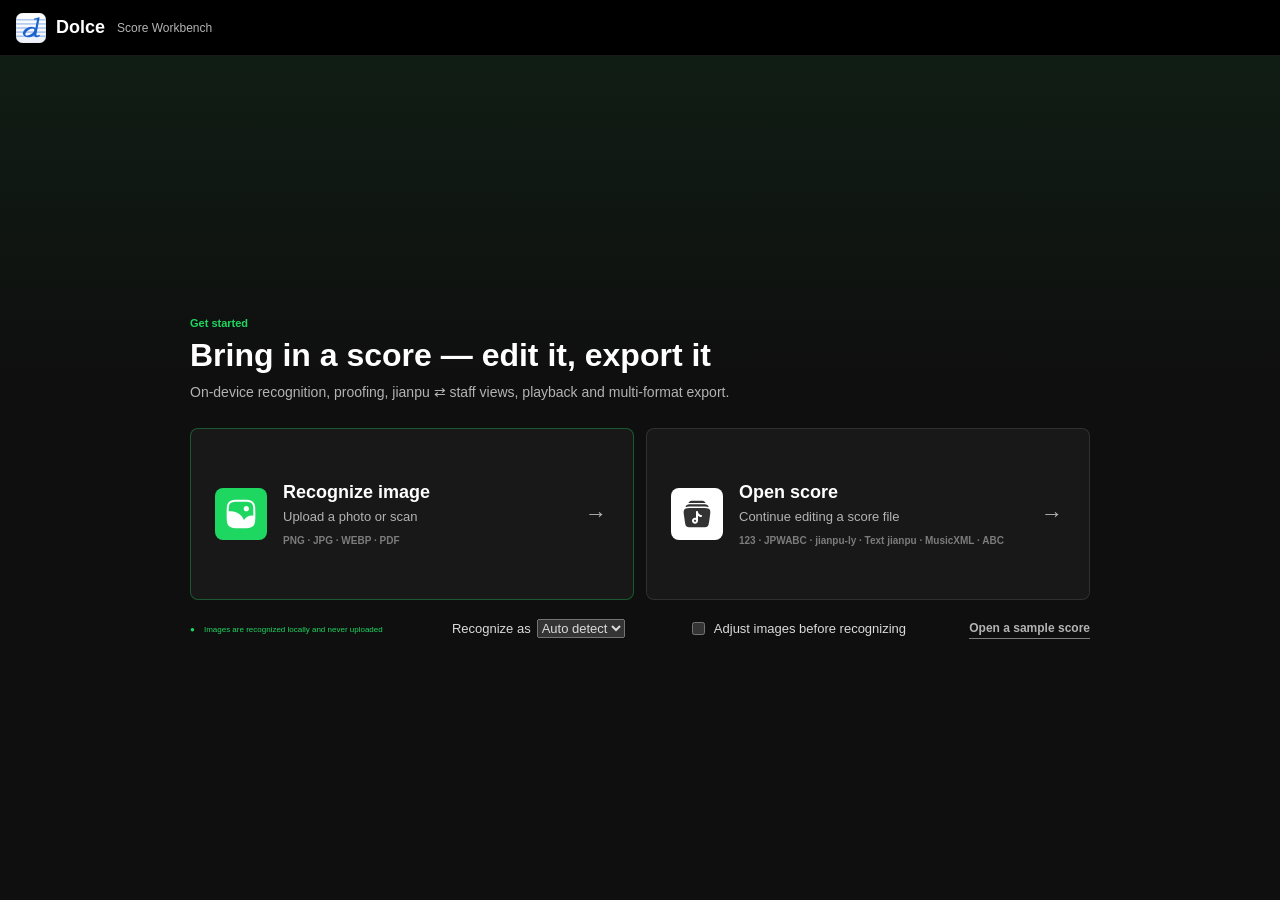
<file: index.html>
<!doctype html>
<html lang="zh-CN">
  <head>
    <meta charset="UTF-8" />
    <meta name="viewport" content="width=device-width, initial-scale=1.0" />

    <!-- 跨源隔离垫片：GitHub Pages 无法设响应头，用 SW 客户端补 COOP/COEP 以启用 SharedArrayBuffer
         （网页版识别的取消标志）。按 BASE_URL 取绝对路径（子路径部署与 /en/ 页共用一份，SW 作用域覆盖整站）；Tauri/dev 已原生发头
         → 页面已隔离 → 脚本自动跳过。首次访问会自动多刷新一次。 -->
    <script src="/coi-serviceworker.js"></script>

    <link rel="icon" type="image/svg+xml" href="/favicon.svg" />
    <link rel="manifest" href="/manifest.webmanifest" />

    <!-- seo:start —— 搜索/AI 引擎元数据（中文页）。英文页 /en/ 由 vite.config.ts 的 emitEnPage 换成 seo/head.en.html，
         改这里请同步改英文版。 -->
    <title>悦谱 Dolce — 123 简谱 / .jpwabc / 文本谱在线编辑排版 · 谱面可视化编辑 · 简谱与五线谱识别(OMR) · ABC · 简谱五线谱混排 | Dolce</title>
    <meta
      name="description"
      content="悦谱 Dolce：开源的简谱与五线谱编辑、识谱与排版工具。左侧源码、右侧实时简谱，也能直接在谱面上改音符、录歌词与和弦、移调、按小节增删，合唱谱有声部面板；支持 123 简谱格式（简谱的 ABC 方言）、JP-Word .jpwabc、文本谱（番茄简谱 / 诗歌本「动态谱」）、ABC、jianpu-ly 文本谱与 MusicXML。本地离线识别简谱照片与 PDF（含四声部）及五线谱（PDF、扫描或拍照），原图对照 / 并排原图逐音校对、可疑处标黄，识别项目连原图一起存，投影 / 简谱 / 五线谱 / 混排四档排版，按乐句重排，在线试听（循环、节拍器、静音独奏声部），自动保存草稿，另存为互转，导出 PPTX / MIDI / MusicXML / PDF / PNG。浏览器即开即用，亦有 Windows/macOS 桌面版。An open-source jianpu (numbered musical notation) editor with visual editing, the 123 plain-text format, offline OMR, staff/jianpu mixed layout and playback."
    />
    <meta
      name="keywords"
      content="悦谱,Dolce,简谱,简谱编辑器,五线谱编辑,简谱排版,简谱软件,123格式,123简谱,简谱文本格式,简谱ABC,可视化编辑简谱,简谱识别,简谱图片转谱,四声部简谱识别,五线谱识别,简谱转五线谱,OMR,乐谱识别,ABC记谱,简谱五线谱混排,混排,数字谱,JP-Word,jpwabc,MusicXML,五线谱,乐谱播放,文本谱,番茄简谱,番茄简谱脚本,动态谱,诗歌本,诗歌本动态谱,简谱PPT,投影简谱,四声部简谱,简谱转MIDI,简繁转换,简谱移调,合唱谱,声部面板,歌词录入,原图对照,并排对照,识别项目,节拍器,循环播放,jianpu,jianpu editor,numbered notation,123 notation,optical music recognition,ABC notation,music notation editor,sheet music,fanqie jianpu,transpose,choir score,Tauri"
    />
    <meta name="author" content="lodebar2026" />
    <meta name="theme-color" content="#f5f5f5" />
    <link rel="canonical" href="https://lodebar2026.github.io/dolce/" />
    <link rel="alternate" hreflang="zh-CN" href="https://lodebar2026.github.io/dolce/" />
    <link rel="alternate" hreflang="en" href="https://lodebar2026.github.io/dolce/en/" />
    <link rel="alternate" hreflang="x-default" href="https://lodebar2026.github.io/dolce/" />

    <!-- Open Graph -->
    <meta property="og:type" content="website" />
    <meta property="og:site_name" content="悦谱 Dolce" />
    <meta property="og:title" content="悦谱 Dolce — 123 简谱 · 谱面可视化编辑 · 简谱/五线谱识别(OMR) · 文本谱 · 简谱五线谱混排" />
    <meta
      property="og:description"
      content="开源的简谱与五线谱编辑、识谱与排版工具：源码与谱面双向编辑，歌词和弦录入、移调、合唱声部面板，支持 123 简谱格式、.jpwabc、文本谱（番茄简谱 / 诗歌本动态谱）、ABC、MusicXML；本地离线识别简谱照片 / PDF（含四声部）与五线谱（PDF / 扫描），原图对照与并排原图逐音校对；四档排版、按乐句重排、在线试听，导出 PPTX/MIDI/MusicXML/PDF/PNG。即开即用，跨平台。"
    />
    <meta property="og:url" content="https://lodebar2026.github.io/dolce/" />
    <meta property="og:image" content="https://lodebar2026.github.io/dolce/og-image.png" />
    <meta property="og:image:width" content="1200" />
    <meta property="og:image:height" content="630" />
    <meta property="og:locale" content="zh_CN" />
    <meta property="og:locale:alternate" content="en_US" />

    <!-- Twitter -->
    <meta name="twitter:card" content="summary_large_image" />
    <meta name="twitter:title" content="悦谱 Dolce — 123 简谱 · 可视化编辑 · 简谱/五线谱识别 · 混排" />
    <meta
      name="twitter:description"
      content="开源简谱编辑与排版器：123 简谱格式、谱面可视化编辑、本地离线识谱（简谱照片/PDF、四声部、五线谱 PDF 与扫描件）、简谱·五线谱混排、在线试听，导出 PPTX/MIDI/MusicXML/PDF/PNG。"
    />
    <meta name="twitter:image" content="https://lodebar2026.github.io/dolce/og-image.png" />


    <!-- 结构化数据：软件应用 + 常见问答（GEO/AI 引擎友好） -->
    <script type="application/ld+json">
    {
      "@context": "https://schema.org",
      "@graph": [
        {
          "@type": "SoftwareApplication",
          "name": "悦谱 Dolce",
          "alternateName": ["Dolce", "悦谱", "Dolce — Jianpu & Staff Notation Editor"],
          "applicationCategory": "MultimediaApplication",
          "operatingSystem": "Windows, macOS, Web",
          "softwareVersion": "0.8.8",
          "inLanguage": ["zh-CN", "en"],
          "url": "https://lodebar2026.github.io/dolce/",
          "downloadUrl": "https://github.com/lodebar2026/dolce/releases",
          "screenshot": "https://lodebar2026.github.io/dolce/og-image.png",
          "description": "开源的简谱与五线谱编辑、识谱与排版工具：源码与谱面双向编辑（谱面可视化编辑，含歌词 / 和弦 / 力度录入、移调、小节操作与合唱声部面板）、123 简谱格式（简谱的 ABC 方言）、JP-Word .jpwabc、文本谱（番茄简谱脚本 / 诗歌本动态谱）、ABC、jianpu-ly 文本谱与 MusicXML；本地离线识别简谱照片与 PDF（含四声部）以及五线谱 PDF、扫描或拍照的五线谱，原图对照 / 并排原图校对，识别项目 .dolce 连原图保存；投影 / 简谱 / 五线谱 / 混排四档排版、按乐句重排、在线试听、另存为互转，导出 PPTX / MIDI / MusicXML / PDF / PNG。An open-source jianpu (numbered musical notation) editor and typesetter with visual editing, the 123 plain-text jianpu format (an ABC dialect), native Fanqie / Shigeben text scores, offline optical music recognition, mixed staff + jianpu layout and playback.",
          "featureList": [
            "源码编辑 + 实时排版预览：123、.jpwabc、文本谱（番茄简谱 / 诗歌本动态谱）、ABC、jianpu-ly 文本谱五种文本格式，语法高亮与诊断",
            "123 简谱格式：简谱的 ABC 方言，字段头与反复、房号、多声部、演唱顺序沿用 ABC，音乐体用简谱数字，纯文本 UTF-8，适合手写",
            "谱面可视化编辑：直接在谱面上改唱名、八度、升降号、时值、小节线、圆滑线 / 延音线、延长号、重音与换行换页，改动落回源码；键位对齐常见打谱软件",
            "录入与编辑：歌词逐字录入、和弦名、文字与力度、连音；复制粘贴（跨格式按唱名重写）与 R 重复；全曲移调或选区移半音；按小节跳、跳到第几小节",
            "小节操作：插入 / 追加 / 删除小节，换调号、拍号、速度，小节线样式、房号与跳转记号",
            "声部面板（合唱谱）：增删、排序、改名、谱号、移调乐器、拆分 / 合并闭合谱、歌词复制、隐藏声部；试听静音、独奏、各声部音量",
            "简谱图片识别（OMR）：照片、截图、扫描 PDF 转 123 简谱，含歌词逐字对位、页眉识别、四声部分声部；本地离线运行",
            "原图对照核对：识别结果叠加在源图上逐音校对，没把握的音与字标黄、逐处跳转，点选定位源码，可直接试听、直接改谱",
            "并排原图：排版稿左边铺整页原图、两边选中互通，可收起源码区；原图片段浮窗显示选中音所在的原图行",
            "原图页：识别前后调整原图顺序、增删、旋转、裁剪，再整首重新识别",
            "识别项目 .dolce：原图、识别结果与在改的谱一起存，重开不重新识别；自动保存草稿，意外关闭可恢复",
            "五线谱识别：文字层完整的五线谱 PDF 与扫描 / 拍照的五线谱转 MusicXML，进五线谱 / 混排视图，原图对照上可直接改；谱表与声部的对应可在声部面板改",
            "四档排版：投影（逐遍展开）、简谱（印刷）、五线谱、简谱与五线谱混排",
            "按乐句重排：综合歌词标点与音乐信号重新断行，可一键还原",
            "乐谱播放：光标跟随，暂停 / 拖进度 / 点音符定位，×0.5～×2 调速，循环选段、节拍器，各声部静音 / 独奏 / 音量",
            "另存为：123 / JPWABC / ABC / 文本谱互转，转换前列出装不下的内容",
            "导出：矢量 PPTX、MIDI、MusicXML；五线谱 / 混排导出 PDF、PNG",
            "简繁转换、纸张与页眉字体设置、诗集样式表 .ss",
            "跨平台：浏览器在线版 + Windows/macOS 桌面版",
            "中英双语界面：按浏览器语言自动选择，设置里可切换；英文版入口 https://lodebar2026.github.io/dolce/en/"
          ],
          "offers": { "@type": "Offer", "price": "0", "priceCurrency": "USD" },
          "license": "https://github.com/lodebar2026/dolce/blob/main/LICENSE",
          "author": { "@type": "Person", "name": "lodebar2026" }
        },
        {
          "@type": "FAQPage",
          "mainEntity": [
            {
              "@type": "Question",
              "name": "什么是悦谱 Dolce？",
              "acceptedAnswer": {
                "@type": "Answer",
                "text": "悦谱（Dolce）是一款开源的简谱与五线谱编辑、识谱与排版工具。左侧编辑源码、右侧实时渲染简谱，也能直接在谱面上改音符；支持 123、.jpwabc、文本谱、ABC、MusicXML 等格式，能识别简谱与五线谱图片 / PDF，可排成简谱、五线谱或两者混排，在线试听，导出 PPTX、MIDI、MusicXML、PDF、PNG。既有浏览器在线版，也有 Windows/macOS 桌面版。"
              }
            },
            {
              "@type": "Question",
              "name": "什么是 123 简谱格式？",
              "acceptedAnswer": {
                "@type": "Answer",
                "text": "123 是悦谱的简谱主格式（扩展名 .123），可以看作简谱的 ABC 方言：X:、T:、K:、M:、w: 等字段头以及反复、房号、多声部、演唱顺序沿用 ABC 记谱，音乐体换成简谱数字——1–7 是唱名、0 是休止，' 和 , 表示高低八度，_ 是减时线，- 是增时线，歌词写在 w: 行、汉字连写每字一音。它是 UTF-8 纯文本，适合手写，也能无损承载从 MusicXML、ABC、文本谱和图片识别转来的谱。完整规范见 https://github.com/lodebar2026/dolce/blob/main/docs/%E6%A0%BC%E5%BC%8F/123%E6%A0%BC%E5%BC%8F.md ，编辑器「帮助 → 123 格式」有带实时渲染的教程。"
              }
            },
            {
              "@type": "Question",
              "name": "能直接在谱面上修改音符吗？",
              "acceptedAnswer": {
                "@type": "Answer",
                "text": "可以。悦谱支持谱面可视化编辑：点选音符后用键盘、右键菜单或记号面板修改唱名、八度、升降号、时值、增时线、小节线、圆滑线 / 延音线、延长号、重音，以及插入、删除音符和换行换页。每次修改都写回源码（123 / ABC / .jpwabc / 文本谱均支持），与代码区共用撤销。"
              }
            },
            {
              "@type": "Question",
              "name": ".jpwabc 是什么格式？",
              "acceptedAnswer": {
                "@type": "Answer",
                "text": ".jpwabc 是 JP-Word 简谱软件使用的文本谱面格式，按 .Title/.Voice/.Words 等段描述标题、调号拍号、音符与歌词。悦谱可直接打开、编辑并存回 .jpwabc（UTF-16LE 带 BOM，与 JP-Word 兼容），也能另存为 123 等其它格式。"
              }
            },
            {
              "@type": "Question",
              "name": "悦谱能识别简谱图片吗？（OMR）",
              "acceptedAnswer": {
                "@type": "Answer",
                "text": "可以。把简谱照片、截图或扫描 PDF 拖进页面即可识别成 123 简谱并排版：数字与歌词用 PaddleOCR 模型识别，歌词逐字与音符对位，还能识别标题、词曲与调号，四声部简谱会按声部分开。识别完全在浏览器 / 桌面本地运行、可离线，图片不上传。识别后可在「原图对照」里把结果叠在源图上逐音核对（没把握的地方标黄）、直接改谱和试听，也可打开「并排原图」边看原图边校对；识别前后都能在「原图页」里旋转、裁剪、排序原图再重新识别。"
              }
            },
            {
              "@type": "Question",
              "name": "悦谱能识别五线谱吗？",
              "acceptedAnswer": {
                "@type": "Answer",
                "text": "文字层完整的五线谱 PDF（由制谱软件导出的那种）可以识别成 MusicXML；扫描或拍照的五线谱图片 / PDF 也能识别（独唱谱较可靠，合唱谱扫描件需要较多校对）。识别结果进入五线谱或混排视图，可在原图对照上逐音核对、直接在谱面上改，可试听、导出 MusicXML / MIDI / PDF / PNG。"
              }
            },
            {
              "@type": "Question",
              "name": "识别到一半能保存、下次接着校对吗？",
              "acceptedAnswer": {
                "@type": "Answer",
                "text": "能。识别过的谱可以保存为识别项目（.dolce）：原图、识别结果与正在修改的谱存在一起，重新打开后直接回到原图对照接着校对，不必重新识别。另外编辑器会自动保存草稿，意外关闭或刷新后重开时可恢复。"
              }
            },
            {
              "@type": "Question",
              "name": "悦谱能编辑合唱谱（多声部）吗？",
              "acceptedAnswer": {
                "@type": "Answer",
                "text": "能。「声部」面板可以增删、排序、改名声部，设谱号和移调乐器，把一行谱上的两个声部（闭合谱）按声线或按和弦拆开、或合并回去，在声部之间复制歌词，在五线谱 / 混排里隐藏某个声部；试听时可静音、独奏（练声部）、调各声部音量，还能选简谱旋律和歌词取自哪个声部。"
              }
            },
            {
              "@type": "Question",
              "name": "怎么给简谱移调？",
              "acceptedAnswer": {
                "@type": "Answer",
                "text": "在谱面上用「移调」（编辑菜单或快捷键）：可以全曲换调——简谱是首调唱名，只改调号、数字不变，ABC 和 MusicXML 的音一起移过去；也可以只把选中的音上下移几个半音。移调可撤销。"
              }
            },
            {
              "@type": "Question",
              "name": "如何把 MusicXML 转成简谱？",
              "acceptedAnswer": {
                "@type": "Answer",
                "text": "在悦谱中打开或拖入 .musicxml/.xml 文件：单声部谱可以选择转成 123、JPWABC、ABC 或文本谱继续编辑，也可以保持 MusicXML 用「五线谱」或「混排」视图查看；多声部谱直接进五线谱 / 混排视图，混排会在五线谱上叠一层简谱。"
              }
            },
            {
              "@type": "Question",
              "name": "悦谱支持 ABC 记谱（ABC notation）吗？",
              "acceptedAnswer": {
                "@type": "Answer",
                "text": "支持。.abc 文件由悦谱原生解析，打开即排为简谱，可以直接编辑、存回原文，源码与谱面双向定位到音符；支持多声部（含 & 临时多声部）、连奏、反复 / 房号、和弦、装饰音、歌词、调号变更等。也可以另存为 123 或其它格式。"
              }
            },
            {
              "@type": "Question",
              "name": "悦谱支持番茄简谱和诗歌本动态谱吗？",
              "acceptedAnswer": {
                "@type": "Answer",
                "text": "支持。悦谱把这两套「文本谱」当作第一等源格式：番茄简谱脚本，以及诗歌本文本谱——也就是《诗歌本》app 里所说的「动态谱」。打开或拖入即可直接编辑原文，编辑器自动识别方言并给出语法高亮与诊断，可在「简谱」（与印刷版一致）和「投影」（16:9 分页，投影用）版面之间切换，支持四声部并排、和弦、力度、倚音、跳房子等记号；可另存为 123 / JPWABC / ABC，导出 MusicXML、MIDI、矢量 PPTX，也能直接试听。"
              }
            },
            {
              "@type": "Question",
              "name": "悦谱支持英文界面吗？",
              "acceptedAnswer": {
                "@type": "Answer",
                "text": "支持。界面有中文和英文两种，首次打开按浏览器语言自动选择，也可以在「设置 → 其他 → 界面语言」随时切换，即时生效。英文版入口：https://lodebar2026.github.io/dolce/en/"
              }
            },
            {
              "@type": "Question",
              "name": "macOS 提示「已损坏」或「无法验证开发者」怎么办？",
              "acceptedAnswer": {
                "@type": "Answer",
                "text": "因应用未购买苹果开发者签名，首次打开会被拦截。把 Dolce.app 拖入「应用程序」后，打开「终端」运行 xattr -cr /Applications/Dolce.app 清除隔离标记即可正常打开；该命令对所有 macOS 版本通用。或者直接使用浏览器在线版，无需安装。"
              }
            }
          ]
        }
      ]
    }
    </script>
    <!-- seo:end -->

    <script type="module" crossorigin src="/assets/index-DWzM2IrC.js"></script>
    <link rel="stylesheet" crossorigin href="/assets/index-CpTUiDWe.css">
  </head>
  <body>
    <div id="app" class="is-starting">
      <header id="app-header">
        <div class="header-left">
          <button id="btn-home" class="button button-home" aria-label="返回开始" data-i18n-aria="header.home">
            <span class="button-symbol" aria-hidden="true">←</span><span class="home-label" data-i18n="header.home">返回开始</span>
          </button>
          <div class="brand" aria-label="悦谱 Dolce" data-i18n-aria="header.brandAria">
            <img class="brand-mark" src="/favicon.svg" alt="" width="30" height="30" aria-hidden="true" />
            <span class="brand-name">Dolce</span>
            <span class="brand-subtitle" data-i18n="header.subtitle">乐谱工作台</span>
          </div>
        </div>
        <div class="header-actions">
          <!-- 应用级的四项：宽屏排在顶栏，手机宽度收进「⋯」（toolpop.ts） -->
          <button id="btn-header-more" class="button button-tool header-more" aria-expanded="false" aria-controls="header-tools" title="更多" aria-label="更多" data-i18n-title="header.more" data-i18n-aria="header.more">⋯</button>
          <div id="header-tools" class="header-tools">
            <button id="btn-parts" class="button button-tool" title="声部：增删、排序、改名、谱号、拆合闭合谱、歌词复制；试听静音 / 独奏 / 音量" data-i18n-title="toolbar.parts.title" data-i18n="toolbar.parts">声部</button>
            <button id="btn-hanzi" class="button button-tool" title="整篇转换源码中的中文（简体 ⇄ 繁体）" data-i18n-title="toolbar.hanzi.title" data-i18n="toolbar.hanzi">简繁</button>
            <button id="btn-options" class="button button-tool" data-i18n="toolbar.options">设置</button>
            <button id="btn-help" class="button button-tool" title="功能帮助、123 格式与记谱法说明" data-i18n-title="toolbar.help.title" data-i18n="toolbar.help">帮助</button>
          </div>
          <span class="header-divider" aria-hidden="true"></span>
          <button id="btn-save" class="button button-secondary" data-i18n="header.save">保存</button>
          <button id="btn-saveas" class="button button-secondary" data-i18n="header.saveAs">另存为</button>
          <button id="btn-export" class="button button-primary" data-i18n="header.export">导出</button>
        </div>
      </header>

      <div id="toolbar" aria-label="乐谱工具栏" data-i18n-aria="toolbar.aria">
        <div id="layout-tools" class="tool-group context-tool-group" hidden>
          <span class="tool-label" data-i18n="toolbar.lines">分行</span>
          <div id="layout-mode-switch" class="layout-mode-switch" data-context-control aria-label="分行方式" data-i18n-aria="toolbar.linesAria" hidden>
            <button id="btn-layout-original" class="active" aria-pressed="true" title="保留导入或识别时的行结构" data-i18n-title="toolbar.layoutOriginal.title" data-i18n="toolbar.layoutOriginal">原始排版</button>
            <button id="btn-phrase" aria-pressed="false" title="根据歌词和音乐乐句重新安排换行" data-i18n-title="toolbar.phrase.title" data-i18n="toolbar.phrase">按乐句重排</button>
            <span class="bars-per-line">
              <button id="btn-bars" aria-pressed="false" title="每行固定放几个小节（弱起不计，原有换页保留）" data-i18n-title="toolbar.bars.title" data-i18n="toolbar.bars">每行</button>
              <select id="sel-bars-per-line" aria-label="每行小节数" data-i18n-aria="toolbar.barsCount"><option value="2">2</option><option value="3">3</option><option value="4" selected>4</option><option value="5">5</option><option value="6">6</option><option value="7">7</option><option value="8">8</option></select>
              <span class="bars-unit" data-i18n="toolbar.barsUnit">小节</span>
            </span>
          </div>
        </div>
        <div id="recognition-tools" class="tool-group context-tool-group" hidden>
          <span class="tool-label" data-i18n="toolbar.recogGroup">识别</span>
          <button id="btn-src-pages" data-context-control title="这次识别用的原图：调顺序、删减、加图、旋转、裁剪，再按这些页重新识别" data-i18n-title="toolbar.srcPages.title" data-i18n="toolbar.srcPages" hidden>原图页</button>
          <label id="recog-kind-field" class="toolbar-select-field" data-context-control hidden>
            <span class="sr-only" data-i18n="toolbar.recogKind">识别类型</span>
            <select id="sel-recog-kind" title="识别为：自动判断 / 简谱 / 五线谱。改了就用刚才那份图重新识别" aria-label="识别类型" data-i18n-title="toolbar.recogKind.title" data-i18n-aria="toolbar.recogKind">
              <option value="auto" data-i18n="recogKind.auto">自动判断</option>
              <option value="jianpu" data-i18n="recogKind.jianpuAs">按简谱识别</option>
              <option value="staff" data-i18n="recogKind.staffAs">按五线谱识别</option>
            </select>
            <span class="select-chevron" aria-hidden="true">⌄</span>
          </label>
        </div>
        <div class="tool-group context-tool-group playback-tools">
          <span class="tool-label" data-i18n="toolbar.listen">试听</span>
          <button id="btn-play" class="icon-text playback-button" aria-label="播放" data-i18n-aria="play.play">
            <span class="playback-icon" aria-hidden="true"><svg viewBox="0 0 10 10"><path d="M2 0.8 L9.2 5 L2 9.2 Z" fill="currentColor"/></svg></span>
            <span class="playback-label" data-i18n="play.play">播放</span>
          </button>
          <button id="btn-stop" class="icon-button playback-stop" title="停止试听（回到曲首）" aria-label="停止" data-i18n-title="play.stop.title" data-i18n-aria="play.stop" disabled><svg class="playback-stop-icon" viewBox="0 0 10 10" aria-hidden="true"><rect x="0.8" y="0.8" width="8.4" height="8.4" rx="1.2" fill="currentColor"/></svg></button>
          <input id="play-progress" class="play-progress" type="range" min="0" max="1" step="any" value="0" aria-label="播放进度" data-i18n-aria="play.progress" disabled>
          <button id="play-time" class="play-time" aria-label="播放时间" data-i18n-aria="play.time">0:00 / 0:00</button>
          <label class="select-wrap">
            <select id="sel-speed" aria-label="播放速度" data-i18n-aria="play.speed"></select>
            <span class="select-chevron" aria-hidden="true">⌄</span>
          </label>
          <button id="btn-loop" class="playback-toggle" aria-pressed="false" title="循环播放：谱面上选了一段就循环这一段，没选循环整首" data-i18n-title="play.loop.title" data-i18n="play.loop">循环</button>
          <button id="btn-metronome" class="playback-toggle" aria-pressed="false" title="节拍器：试听时每拍响一声（小节第一拍高一些）" data-i18n-title="play.metronome.title" data-i18n="play.metronome">节拍</button>
        </div>
        <span class="toolbar-spacer"></span>
        <div class="tool-group mobile-view-switch" aria-label="移动端工作区视图" data-i18n-aria="toolbar.mobileView">
          <button id="btn-mobile-code" aria-pressed="false" data-i18n="toolbar.mobileCode">源码</button>
          <button id="btn-mobile-score" class="active" aria-pressed="true" data-i18n="toolbar.mobileScore">预览</button>
        </div>
      </div>

      <div id="body">
        <section id="code-pane-shell" class="workspace-pane" aria-label="乐谱源码" data-i18n-aria="pane.code">
          <div class="pane-heading">
            <span data-i18n="pane.code">乐谱源码</span>
            <span id="code-pane-meta" class="pane-meta">JPWABC</span>
            <!-- 源码格式下拉：就在格式标签这个位置换着显示（识别结果、打开的文件都能切，顶掉标签） -->
            <label id="doc-format-field" class="pane-select-field" data-context-control hidden>
              <span class="sr-only" data-i18n="pane.docFormat">源码格式</span>
              <select id="sel-doc-format" title="切换源码格式（识别结果不重新识别；打开的文件切回「原文」可还原）" aria-label="源码格式" data-i18n-title="pane.docFormat.title" data-i18n-aria="pane.docFormat"></select>
              <span class="select-chevron" aria-hidden="true">⌄</span>
            </label>
            <!-- 转换丢了什么、怎么回到原稿（editor/formatswitch.ts::DocFormatSource.note） -->
            <span id="doc-format-note" class="pane-note" hidden></span>
          </div>
          <div id="code-pane"></div>
        </section>
        <!-- 三栏分隔条：拖动改宽度、双击复位（editor/splitters.ts） -->
        <div id="split-code" class="pane-splitter" role="separator" aria-orientation="vertical" title="拖动调整宽度，双击复位" data-i18n-title="pane.splitter.title"></div>
        <section id="score-pane-shell" class="workspace-pane" aria-label="排版" data-i18n-aria="pane.score">
          <div class="pane-heading">
            <span data-i18n="pane.score">排版</span>
            <div class="pane-heading-actions">
              <span id="visual-mode" class="visual-mode" title="可视化编辑：编辑模式（方块光标）改选中的元素，插入模式（竖线光标）在光标处插入；Insert / Esc 切换" data-i18n-title="pane.visualMode.title" hidden>编辑</span>
              <button id="btn-palette" class="palette-button" aria-pressed="false" title="记号面板：用鼠标点唱名、八度、时值、记号、换行" data-i18n-title="pane.palette.title" data-i18n="pane.palette">面板</button>
              <button id="btn-beat-check" class="beat-check-button" aria-pressed="true" title="小节时值自检：拍数与拍号对不上的小节标红" data-i18n-title="pane.beatCheck.title" data-i18n="pane.beatCheck">拍</button>
              <button id="btn-format-marks" class="format-marks-button" aria-pressed="true" title="显示格式标记：换行符 ↵ 与换页符 ⤓（Ctrl/⌘+Shift+M）" data-i18n-title="pane.formatMarks.title">¶</button>
              <div id="view-mode-switch" class="preview-mode-switch" aria-label="排版模式" data-i18n-aria="view.aria">
                <button id="btn-view-expanded" class="active" aria-pressed="true" title="反复与多段歌词逐段展开，一段一页" data-i18n-title="view.expanded.title" data-i18n="view.expanded">投影</button>
                <button id="btn-view-original" aria-pressed="false" title="按原谱排一遍，多段歌词叠排、反复不展开" data-i18n-title="view.original.title" data-i18n="view.original">简谱</button>
                <button id="btn-view-staff" aria-pressed="false" title="五线谱（需有 MusicXML 底本）" data-i18n-title="view.staff.title" data-i18n="view.staff">五线谱</button>
                <button id="btn-view-mixed" aria-pressed="false" title="五线谱叠加简谱层（需有 MusicXML 底本）" data-i18n-title="view.mixed.title" data-i18n="view.mixed">混排</button>
              </div>
            </div>
          </div>
          <div id="visual-palette" class="visual-palette" aria-label="记号面板" data-i18n-aria="pane.paletteAria" hidden></div>
          <div id="score-pane"></div>
          <div id="omr-follow" class="omr-follow" hidden></div>
          <div id="omr-side" class="omr-side" hidden></div>
          <div id="split-side" class="pane-splitter pane-splitter-abs" role="separator" aria-orientation="vertical" title="拖动调整宽度，双击复位" data-i18n-title="pane.splitter.title" hidden></div>
        </section>

        <section id="start-screen" aria-labelledby="start-title">
          <div class="start-content">
            <div class="start-heading">
              <span class="eyebrow" data-i18n="start.eyebrow">开始创作</span>
              <h1 id="start-title" data-i18n="start.title">把乐谱带进来，可编辑，可导出</h1>
              <p data-i18n="start.lead">本地识别、校对排版、简谱与五线谱切换、在线试听和多格式导出。</p>
            </div>
            <div class="start-modes">
              <button id="btn-start-image" class="start-mode start-mode-primary">
                <span class="mode-icon" aria-hidden="true">
                  <svg viewBox="0 0 32 32" fill="none" xmlns="http://www.w3.org/2000/svg">
                    <path d="M24 10.6667C24 12.1394 22.8061 13.3333 21.3333 13.3333C19.8605 13.3333 18.6667 12.1394 18.6667 10.6667C18.6667 9.19391 19.8605 8 21.3333 8C22.8061 8 24 9.19391 24 10.6667Z" fill="#fff"/>
                    <path fill-rule="evenodd" clip-rule="evenodd" d="M16.0765 1.66667H15.9235C12.8457 1.66665 10.4336 1.66664 8.55161 1.91967C6.62529 2.17865 5.10527 2.71911 3.91219 3.91219C2.71911 5.10527 2.17865 6.62529 1.91967 8.55161C1.66664 10.4336 1.66665 12.8456 1.66667 15.9235V16.0765C1.66665 19.1544 1.66664 21.5664 1.91967 23.4484C2.17865 25.3747 2.71911 26.8948 3.91219 28.0879C5.10527 29.2809 6.62529 29.8213 8.55161 30.0804C10.4336 30.3333 12.8456 30.3333 15.9235 30.3333H16.0765C19.1544 30.3333 21.5664 30.3333 23.4484 30.0804C25.3747 29.8213 26.8948 29.2809 28.0879 28.0879C29.2809 26.8948 29.8213 25.3747 30.0804 23.4484C30.3333 21.5664 30.3333 19.1544 30.3333 16.0765V15.9235C30.3333 12.8456 30.3333 10.4336 30.0804 8.55161C29.8213 6.62529 29.2809 5.10527 28.0879 3.91219C26.8948 2.71911 25.3747 2.17865 23.4484 1.91967C21.5664 1.66664 19.1544 1.66665 16.0765 1.66667ZM5.3264 5.3264C6.08593 4.56685 7.11356 4.131 8.81811 3.90183C10.5514 3.66879 12.829 3.66667 16 3.66667C19.1709 3.66667 21.4485 3.66879 23.1819 3.90183C24.8864 4.131 25.914 4.56685 26.6736 5.3264C27.4332 6.08593 27.8691 7.11356 28.0981 8.81811C28.3312 10.5514 28.3333 12.829 28.3333 16C28.3333 16.6003 28.3332 17.1685 28.3316 17.7072L28.0355 17.6663C24.2437 17.1412 20.774 19.1124 19.0072 22.0835C16.7279 16.3168 10.7046 12.3841 3.97431 13.3505L3.67329 13.3939C3.68844 11.5199 3.73824 10.0349 3.90183 8.81811C4.131 7.11356 4.56685 6.08593 5.3264 5.3264Z" fill="#fff"/>
                  </svg>
                </span>
                <span class="mode-copy">
                  <strong data-i18n="start.image">图片识谱</strong>
                  <span data-i18n="start.image.sub">上传图片，自动识别</span>
                  <small>PNG · JPG · WEBP · PDF</small>
                </span>
                <span class="mode-arrow" aria-hidden="true">→</span>
              </button>
              <button id="btn-start-score" class="start-mode">
                <span class="mode-icon mode-icon-score" aria-hidden="true">
                  <svg viewBox="0 0 32 32" fill="none" xmlns="http://www.w3.org/2000/svg">
                    <path d="M11.3465 2.66668H20.6533C20.9633 2.6666 21.2009 2.66655 21.4087 2.68687C22.8857 2.83136 24.0948 3.71944 24.6075 4.91571H7.39237C7.90505 3.71944 9.11407 2.83136 10.5912 2.68687C10.7989 2.66655 11.0365 2.6666 11.3465 2.66668Z" fill="#333"/>
                    <path d="M8.41403 6.29749C6.55985 6.29749 5.03951 7.41716 4.53213 8.90255C4.52156 8.93351 4.51141 8.96464 4.50172 8.99591C5.03259 8.83515 5.58508 8.73012 6.14436 8.65843C7.58487 8.47375 9.40532 8.47384 11.52 8.47396H20.7095C22.8241 8.47384 24.6447 8.47375 26.0852 8.65843C26.6444 8.73012 27.1969 8.83515 27.7277 8.99591C27.7181 8.96464 27.708 8.93351 27.6973 8.90255C27.19 7.41716 25.6696 6.29749 23.8155 6.29749H8.41403Z" fill="#333"/>
                    <path d="M15 22.6667C15 22.1144 14.5523 21.6667 14 21.6667C13.4477 21.6667 13 22.1144 13 22.6667C13 23.2189 13.4477 23.6667 14 23.6667C14.5523 23.6667 15 23.2189 15 22.6667Z" fill="#333"/>
                    <path fill-rule="evenodd" clip-rule="evenodd" d="M11.5632 10.0561H20.4368C24.9365 10.0561 27.1864 10.0561 28.4503 11.3718C29.714 12.6876 29.4167 14.7205 28.822 18.7861L28.258 22.6415C27.7916 25.8299 27.5585 27.424 26.3623 28.3787C25.166 29.3333 23.4016 29.3333 19.8728 29.3333H12.1271C8.5984 29.3333 6.83404 29.3333 5.63779 28.3787C4.44153 27.424 4.20835 25.8299 3.74197 22.6415L3.17801 18.7861C2.58331 14.7204 2.28596 12.6876 3.54976 11.3718C4.81356 10.0561 7.06344 10.0561 11.5632 10.0561ZM17 14C17 13.4477 16.5523 13 16 13C15.4477 13 15 13.4477 15 14V19.8373C14.6872 19.7268 14.3507 19.6667 14 19.6667C12.3431 19.6667 11 21.0099 11 22.6667C11 24.3235 12.3431 25.6667 14 25.6667C15.6568 25.6667 17 24.3235 17 22.6667V17.7596C17.8936 18.4845 19.0156 19 20 19C20.5523 19 21 18.5523 21 18C21 17.4477 20.5523 17 20 17C19.5928 17 18.8193 16.7085 18.1113 16.0804C17.4205 15.4675 17 14.7181 17 14Z" fill="#333"/>
                  </svg>
                </span>
                <span class="mode-copy">
                  <strong data-i18n="start.score">导入乐谱</strong>
                  <span data-i18n="start.score.sub">继续编辑已有谱面</span>
                  <small data-i18n="start.score.formats">123 · JPWABC · jianpu-ly · 文本谱 · MusicXML · ABC</small>
                </span>
                <span class="mode-arrow" aria-hidden="true">→</span>
              </button>
            </div>
            <div class="start-footer">
              <span class="privacy-note"><span aria-hidden="true">●</span> <span data-i18n="start.privacy">图片在本地识别，不会上传</span></span>
              <label class="start-kind"><span data-i18n="start.recogKind">识别为</span>
                <select id="sel-recog-kind-start" aria-label="识别类型" data-i18n-aria="toolbar.recogKind">
                  <option value="auto" data-i18n="recogKind.auto">自动判断</option>
                  <option value="jianpu" data-i18n="recogKind.jianpu">简谱</option>
                  <option value="staff" data-i18n="recogKind.staff">五线谱</option>
                </select>
              </label>
              <label class="start-kind" title="选好图之后先弹「原图页」：横着拍的转过来、页边裁掉、几张图排好顺序，再开始识别" data-i18n-title="start.adjustFirst.title">
                <input id="chk-adjust-first" type="checkbox"> <span data-i18n="start.adjustFirst">识别前先调整原图</span>
              </label>
              <button id="btn-start-sample" class="sample-link" data-i18n="start.sample">查看示例乐谱</button>
            </div>
            <div id="start-feedback" hidden role="alert"></div>
          </div>
        </section>

        <div id="recognition-progress" hidden aria-live="polite">
          <div class="recognition-progress-card">
            <span class="progress-spinner" aria-hidden="true"></span>
            <div>
              <strong data-i18n="start.progress">正在识别并生成排版</strong>
              <span id="recognition-progress-detail" data-i18n="start.progress.sub">完成后将直接显示可编辑的乐谱</span>
            </div>
          </div>
        </div>
      </div>
      <footer id="statusbar" class="statusbar">
        <div id="status" class="status-text" role="status" aria-live="polite"></div>
        <div class="status-items">
          <span id="sel-info" class="sel-info" title="选中的元素：声部、第几小节第几拍、音高、时值" data-i18n-title="pane.selInfo.title" hidden></span>
          <span id="beat-count" class="beat-count" title="点一下跳到下一处" data-i18n-title="pane.beatCount.title" hidden></span>
          <button id="btn-doubt" class="doubt-count" title="识别时把握不大的音与歌词字（核对视图里黄框标出）：点一下跳到下一处" data-i18n-title="toolbar.doubt.title" hidden></button>
          <span class="status-sep status-sep-code" aria-hidden="true"></span>
          <label class="status-check" title="显示代码区（取消勾选收起，谱面占满；并排时原图与排版稿各占一半）" data-i18n-title="status.code.title">
            <input id="chk-code" type="checkbox" checked>
            <span data-i18n="status.code">源码</span>
          </label>
          <!-- 核对方式统一一个下拉（editor/comparemode.ts）：不核对、排版稿里的并排 / 片段、核对视图的三种叠加。
               下面隐藏的几个是它驱动的老控件（id 与接线不变，显隐仍表示「这一项现在能不能用」） -->
          <label id="compare-field" class="status-select-field" hidden>
            <span class="status-label" data-i18n="status.recogView">核对</span>
            <select id="sel-compare" title="核对方式" aria-label="核对方式" data-i18n-title="status.compare.title" data-i18n-aria="status.compare.aria">
              <option value="none" data-i18n="status.compare.none">不核对</option>
              <option value="side" data-i18n="toolbar.srcSide">并排原图</option>
              <option value="follow" data-i18n="toolbar.srcFollow">原图片段</option>
              <option value="floating" data-i18n="toolbar.recogView.floating">附近浮窗</option>
              <option value="inplace" data-i18n="toolbar.recogView.inplace">原位叠加</option>
              <option value="original" data-i18n="toolbar.recogView.original">仅原图</option>
            </select>
            <span class="select-chevron" aria-hidden="true">⌄</span>
          </label>
          <div class="compare-legacy" hidden>
            <button id="btn-recognize" data-context-control title="将识别结果与上传原图进行对照" data-i18n-title="toolbar.recognize.title" data-i18n="toolbar.recognize" hidden>原图对照</button>
            <button id="btn-src-side" data-context-control aria-pressed="false" title="排版稿左边铺整页原图：选中的音框出来，点原图上的音选中排版稿里那个" data-i18n-title="toolbar.srcSide.title" data-i18n="toolbar.srcSide" hidden>并排原图</button>
            <button id="btn-src-follow" data-context-control aria-pressed="false" title="在排版稿里选中音符时，右下角小窗显示原图上对应的那一行并框出这个音" data-i18n-title="toolbar.srcFollow.title" data-i18n="toolbar.srcFollow" hidden>原图片段</button>
            <label id="recog-view-field" class="status-select-field" data-context-control hidden>
              <span class="status-label" data-i18n="status.recogView">对照</span>
              <select id="sel-recog-view" title="原图对照方式" aria-label="原图对照方式" data-i18n-title="toolbar.recogView" data-i18n-aria="toolbar.recogView">
                <option value="floating" data-i18n="toolbar.recogView.floating">附近浮窗</option>
                <option value="inplace" data-i18n="toolbar.recogView.inplace">原位叠加</option>
                <option value="original" data-i18n="toolbar.recogView.original">仅原图</option>
              </select>
              <span class="select-chevron" aria-hidden="true">⌄</span>
            </label>
          </div>
          <span class="status-sep" aria-hidden="true"></span>
          <div class="tool-group">
            <span class="tool-label" data-i18n="toolbar.zoom">缩放</span>
            <button id="btn-zoom-out" class="icon-button" title="缩小 (Ctrl/⌘ -)" aria-label="缩小" data-i18n-title="toolbar.zoomOut.title" data-i18n-aria="toolbar.zoomOut">−</button>
            <button id="btn-zoom-reset" title="复位 (Ctrl/⌘ 0)" data-i18n-title="toolbar.zoomReset.title">100%</button>
            <button id="btn-zoom-in" class="icon-button" title="放大 (Ctrl/⌘ +)" aria-label="放大" data-i18n-title="toolbar.zoomIn.title" data-i18n-aria="toolbar.zoomIn">＋</button>
          </div>
          <div class="tool-group">
            <span class="tool-label" data-i18n="toolbar.page">页面</span>
            <button id="btn-prev" class="icon-button" title="上一页" aria-label="上一页" data-i18n-title="toolbar.prev" data-i18n-aria="toolbar.prev">‹</button>
            <button id="btn-next" class="icon-button" title="下一页" aria-label="下一页" data-i18n-title="toolbar.next" data-i18n-aria="toolbar.next">›</button>
          </div>
        </div>
      </footer>
    </div>
    <!-- hidden off-screen svg used for getBBox/getComputedTextLength measurement -->
    <svg id="measure-svg" width="0" height="0" aria-hidden="true"></svg>
  </body>
</html>
</file>
<file: assets/index-CpTUiDWe.css>
:root{--green: #1ed760;--green-hover: #3be477;--black: #000;--bg: #0f0f0f;--panel: #181818;--panel-raised: #242424;--panel-hover: #2c2c2c;--canvas: #101010;--text: #fff;--text-secondary: #b3b3b3;--text-muted: #7c7c7c;--border: rgba(255, 255, 255, .1);--error: #f3727f;--help-paper: #e8e8e8;color-scheme:dark;font-family:Inter,PingFang SC,Microsoft YaHei,sans-serif;font-synthesis:none}*{box-sizing:border-box}html,body{margin:0;height:100%;overflow:hidden}body{background:var(--bg);color:var(--text)}button,select,input,textarea{font:inherit;letter-spacing:0}button{color:inherit}button:focus-visible,select:focus-visible{outline:2px solid var(--green);outline-offset:2px}[hidden]{display:none!important}#app{display:flex;flex-direction:column;height:100vh;min-height:520px;background:var(--bg)}#app-header{flex:0 0 56px;min-height:56px;display:flex;align-items:center;justify-content:space-between;gap:24px;padding:0 16px;background:var(--black);border-bottom:1px solid var(--border)}.header-left,.brand{display:flex;align-items:center;gap:10px;min-width:0}.brand-mark{width:30px;height:30px;display:block;flex:0 0 auto}.brand-name{font-size:18px;font-weight:750}.brand-subtitle{color:var(--text-secondary);font-size:12px;padding-left:2px}.header-actions{display:flex;align-items:center;gap:6px;min-width:0}.header-divider{width:1px;height:22px;background:var(--border);margin:0 4px}.button{height:36px;display:inline-flex;align-items:center;justify-content:center;gap:7px;border:0;border-radius:7px;padding:0 14px;font-size:13px;font-weight:700;cursor:pointer;white-space:nowrap;transition:background .15s ease,color .15s ease,transform .15s ease}.button:hover{transform:translateY(-1px)}.button-primary{background:var(--green);color:#000}.button-primary:hover{background:var(--green-hover)}.button-secondary{background:var(--panel-raised);color:var(--text)}.button-home{background:transparent;color:var(--text-secondary);padding-inline:10px}.button-home:hover{background:var(--panel-hover);color:var(--text)}.button-secondary:hover,.button-quiet:hover{background:var(--panel-hover)}.button-quiet{background:transparent;color:var(--text-secondary);padding-inline:10px}.button-quiet:hover{color:var(--text)}.button-symbol{font-size:14px;line-height:1}.header-tools{display:flex;align-items:center;gap:2px}.button-tool{background:transparent;color:var(--text-secondary);padding-inline:10px;font-weight:650}.button-tool:hover{background:var(--panel-hover);color:var(--text)}.header-more{display:none;font-size:18px}.header-more[aria-expanded=true]{background:var(--panel-hover);color:var(--text)}.tool-more{display:flex;align-items:center}#toolbar .tool-more-toggle{display:inline-flex;align-items:center;gap:4px}#toolbar .tool-more-toggle[aria-expanded=true]{background:var(--panel-raised);color:var(--text)}.tool-more-chevron{font-size:11px;line-height:1;transform:translateY(-2px)}.tool-pop,.header-tools.open{position:fixed;z-index:60;display:flex;flex-direction:column;align-items:stretch;gap:2px;min-width:200px;padding:6px;background:var(--panel);border:1px solid var(--border);border-radius:8px;box-shadow:0 10px 28px #00000080}.tool-pop:not(.open){display:none}#toolbar .tool-pop button,.header-tools.open .button-tool{justify-content:flex-start;text-align:left;width:100%}.tool-pop .toolbar-select-field{justify-content:space-between;gap:10px;padding-left:9px}.tool-pop .toolbar-select-field[hidden]{display:none}.tool-pop .toolbar-select-field>.sr-only{position:static;width:auto;height:auto;margin:0;overflow:visible;clip:auto;color:var(--text-secondary);font-size:12px;font-weight:650}#toolbar{flex:0 0 44px;min-height:44px;display:flex;align-items:center;gap:8px;padding:0 12px;overflow-x:auto;overflow-y:hidden;scrollbar-width:none;background:var(--panel);border-bottom:1px solid var(--border)}#toolbar::-webkit-scrollbar{display:none}@media(min-width:681px){#toolbar{flex:0 0 auto;flex-wrap:wrap;row-gap:4px;padding-block:7px;overflow:visible}}#app.is-starting #toolbar,#app.is-starting #statusbar,#app.is-starting .header-actions{display:none}.statusbar{flex:0 0 28px;display:flex;align-items:center;gap:12px;padding:0 10px 0 14px;background:var(--panel);border-top:1px solid var(--border);color:var(--text-secondary);font-size:12px;min-width:0}.status-text{flex:1 1 auto;min-width:0;white-space:nowrap;overflow:hidden;text-overflow:ellipsis}.status-items{flex:0 0 auto;display:flex;align-items:center;gap:10px}.status-sep{width:1px;height:16px;background:var(--border)}.statusbar .tool-group{gap:1px}.statusbar button{height:22px;border:0;border-radius:5px;padding:0 7px;background:transparent;color:var(--text-secondary);font-size:12px;font-weight:650;cursor:pointer;white-space:nowrap}.statusbar button:hover:not(:disabled){background:var(--panel-raised);color:var(--text)}.statusbar button:disabled{color:#555;cursor:not-allowed}.statusbar .icon-button{width:24px;padding:0;font-size:15px}.statusbar #btn-zoom-reset{min-width:48px;font-variant-numeric:tabular-nums}.statusbar .doubt-count{color:#e67700}.status-check{display:inline-flex;align-items:center;gap:5px;cursor:pointer;-webkit-user-select:none;user-select:none}.status-check input{margin:0;accent-color:var(--green);cursor:pointer}.status-check:hover{color:var(--text)}.status-select-field{position:relative;display:inline-flex;align-items:center;gap:6px}.status-select-field[hidden]{display:none}.status-label{color:var(--text-muted);font-size:11px;font-weight:700}.status-select-field select{height:22px;-webkit-appearance:none;-moz-appearance:none;appearance:none;border:1px solid var(--border);border-radius:5px;padding:0 20px 0 8px;background:#0b0b0b;color:var(--text-secondary);font-size:12px;font-weight:650;cursor:pointer}.status-select-field select:hover{border-color:#ffffff38;color:var(--text)}.status-select-field select:focus-visible{border-color:var(--green)}.status-select-field .select-chevron{right:7px;font-size:11px}#app.is-starting #btn-home{display:none}.sr-only{position:absolute;width:1px;height:1px;padding:0;margin:-1px;overflow:hidden;clip:rect(0,0,0,0);white-space:nowrap;border:0}.tool-group{display:flex;align-items:center;gap:3px;flex:0 0 auto}.context-tool-group{padding-right:8px;border-right:1px solid var(--border)}.tool-label{margin:0 5px 0 1px;color:var(--text-muted);font-size:10px;font-weight:700}.tool-sep{width:1px;height:16px;background:var(--border);margin:0 4px;flex:0 0 auto}.tool-sep[hidden]{display:none}#toolbar button,#toolbar select{height:30px;border:0;border-radius:6px;padding:0 9px;background:transparent;color:var(--text-secondary);font-size:12px;font-weight:650;cursor:pointer;white-space:nowrap}#toolbar button:hover:not(:disabled),#toolbar select:hover{background:var(--panel-raised);color:var(--text)}#toolbar button:disabled{color:#555;cursor:not-allowed}#toolbar .icon-button{width:30px;padding:0;font-size:17px}#toolbar .icon-text{display:inline-flex;align-items:center;gap:6px;color:var(--text)}#toolbar .playback-button{width:78px;min-width:78px;justify-content:center}#toolbar .playback-button:disabled{color:var(--text-secondary);cursor:wait}.playback-icon{width:14px;height:14px;display:inline-flex;align-items:center;justify-content:center;flex:0 0 14px;font-size:10px;line-height:1}.playback-icon.is-loading{border:2px solid rgba(255,255,255,.18);border-top-color:var(--green);border-radius:50%;animation:spin .75s linear infinite}.playback-icon svg,.playback-stop-icon{width:10px;height:10px;display:block}#toolbar .playback-stop{display:inline-flex;align-items:center;justify-content:center}#toolbar .playback-stop:disabled{color:var(--text-secondary);opacity:.4}.play-progress{--progress: 0%;width:120px;height:4px;margin:0 6px;-moz-appearance:none;appearance:none;-webkit-appearance:none;border-radius:2px;background:linear-gradient(to right,var(--green) var(--progress),rgba(255,255,255,.18) var(--progress));cursor:pointer}.play-progress:disabled{opacity:.4;cursor:default}.play-progress::-webkit-slider-thumb{-webkit-appearance:none;width:12px;height:12px;border-radius:50%;background:var(--text)}.play-progress::-moz-range-thumb{width:12px;height:12px;border:0;border-radius:50%;background:var(--text)}#toolbar .play-time{padding:0 4px;font-variant-numeric:tabular-nums;min-width:78px}#toolbar .sep{width:1px;height:22px;flex:0 0 auto;background:var(--border);margin:0 2px}.toolbar-spacer{flex:1 1 auto;min-width:12px}.mobile-view-switch{display:none}.layout-mode-switch{display:flex;align-items:center;padding:2px;border-radius:6px;background:#0b0b0b}#toolbar .layout-mode-switch button{height:26px;border-radius:4px;padding:0 10px;color:var(--text-muted)}#toolbar .layout-mode-switch button:hover:not(:disabled){color:var(--text)}#toolbar .layout-mode-switch button.active{background:var(--panel-hover);color:var(--text)}.layout-mode-switch .bars-per-line{display:flex;align-items:center;border-radius:4px;color:var(--text-muted);font-size:12px;font-weight:650}.layout-mode-switch .bars-per-line.active{background:var(--panel-hover);color:var(--text)}#toolbar .layout-mode-switch .bars-per-line button{padding-right:4px}#toolbar .layout-mode-switch .bars-per-line button.active{background:none}.layout-mode-switch .bars-per-line select{height:22px;padding:0 2px;border:1px solid var(--border);border-radius:4px;background:transparent;color:inherit;font:inherit}.layout-mode-switch .bars-per-line option{background:var(--panel);color:var(--text)}.layout-mode-switch .bars-unit{padding:0 10px 0 4px}.toolbar-select-field{position:relative;display:inline-flex;align-items:center;flex:0 0 auto}#toolbar .toolbar-select-field select{min-width:108px;height:30px;-webkit-appearance:none;-moz-appearance:none;appearance:none;border:1px solid var(--border);border-radius:6px;padding:0 28px 0 10px;background:#0b0b0b;color:var(--text-secondary);font-size:12px;font-weight:650;cursor:pointer}#toolbar .toolbar-select-field select:hover{border-color:#ffffff38;color:var(--text)}#toolbar .toolbar-select-field select:focus-visible{border-color:var(--green)}.select-chevron{position:absolute;right:9px;top:50%;color:var(--text-muted);font-size:13px;line-height:1;pointer-events:none;transform:translateY(-58%)}.toolbar-select-field:hover .select-chevron{color:var(--text-secondary)}#body{flex:1 1 auto;min-height:0;position:relative;display:flex;background:var(--canvas)}.workspace-pane{min-width:0;min-height:0;display:flex;flex-direction:column}#code-pane-shell{flex:0 0 var(--code-w, 38%);background:var(--panel)}.pane-splitter{flex:0 0 6px;margin-right:-6px;position:relative;z-index:16;cursor:col-resize;touch-action:none}.pane-splitter:after{content:"";position:absolute;top:0;bottom:0;left:0;width:1px;background:var(--border)}.pane-splitter:hover:after,.pane-splitter.active:after{width:3px;background:#1565ff}.pane-splitter[hidden]{display:none}.pane-splitter-abs{position:absolute;bottom:0;left:var(--side-w, 45%);width:6px;margin:0}#body.resizing{cursor:col-resize;-webkit-user-select:none;user-select:none}#body.resizing #code-pane,#body.resizing #score-pane,#body.resizing .omr-side{pointer-events:none}#body.no-code #split-code{display:none}#body.no-code #code-pane-shell{display:none!important}#body.no-code #score-pane-shell{display:flex!important}#score-pane-shell{position:relative;flex:1 1 auto;background:var(--canvas)}.pane-heading{flex:0 0 34px;display:flex;align-items:center;justify-content:space-between;gap:12px;padding:0 12px;border-bottom:1px solid var(--border);background:#151515;color:var(--text-secondary);font-size:11px;font-weight:700}.pane-heading>span:first-child{white-space:nowrap}.pane-meta{color:var(--text-muted);font-size:9px}.pane-note{color:var(--text-muted);font-size:10px;display:inline-flex;gap:6px;align-items:baseline;min-width:0;white-space:nowrap;overflow:hidden;text-overflow:ellipsis}.pane-note .link-btn{background:none;border:0;padding:0;color:var(--green);font:inherit;cursor:pointer;text-decoration:underline}.pane-select-field{position:relative;display:inline-flex;align-items:center}.pane-select-field select{height:22px;-webkit-appearance:none;-moz-appearance:none;appearance:none;border:1px solid var(--border);border-radius:5px;padding:0 20px 0 8px;background:#0b0b0b;color:var(--text-secondary);font-size:11px;font-weight:650;cursor:pointer}.pane-select-field select:hover{border-color:#ffffff38;color:var(--text)}.pane-select-field select:focus-visible{border-color:var(--green)}.pane-select-field .select-chevron{right:7px;font-size:11px}.pane-heading-actions{display:flex;align-items:center;gap:10px}.preview-mode-switch{display:flex;align-items:center;padding:2px;border-radius:6px;background:#0b0b0b}.preview-mode-switch button{height:24px;min-width:54px;border:0;border-radius:4px;padding:0 10px;background:transparent;color:var(--text-muted);font-size:11px;font-weight:700;cursor:pointer}.preview-mode-switch button:hover{color:var(--text)}.preview-mode-switch button.active{background:var(--panel-hover);color:var(--text)}.preview-mode-switch button:disabled{color:#555;cursor:not-allowed}#code-pane{flex:1 1 auto;min-height:0;overflow:auto;background:var(--panel)}#start-screen{position:absolute;top:0;right:0;bottom:0;left:0;z-index:40;display:grid;place-items:center;overflow:auto;padding:28px;background:linear-gradient(180deg,rgba(30,215,96,.07),transparent 38%),var(--bg)}.start-content{width:min(900px,100%)}.start-heading{margin-bottom:28px}.eyebrow{display:block;margin-bottom:8px;color:var(--green);font-size:11px;font-weight:800}.start-heading h1{margin:0;font-size:32px;line-height:1.15;font-weight:780}.start-heading p{margin:10px 0 0;color:var(--text-secondary);font-size:14px}.start-modes{display:grid;grid-template-columns:repeat(2,minmax(0,1fr));gap:12px}.start-mode{min-height:172px;display:grid;grid-template-columns:52px minmax(0,1fr) 24px;align-items:center;gap:16px;padding:24px;text-align:left;border:1px solid var(--border);border-radius:8px;background:var(--panel);cursor:pointer;transition:background .18s ease,border-color .18s ease,transform .18s ease}.start-mode:hover{transform:translateY(-2px);background:var(--panel-raised);border-color:#fff3}.start-mode-primary{border-color:#1ed76057}.mode-icon{width:52px;height:52px;display:inline-flex;align-items:center;justify-content:center;border-radius:8px;background:var(--green);color:#000;font-size:20px;font-weight:800}.mode-icon-score{background:#fff}.mode-icon svg{width:32px;height:32px;display:block}.mode-copy{min-width:0;display:flex;flex-direction:column;gap:5px}.mode-copy strong{color:var(--text);font-size:18px;line-height:1.2}.mode-copy>span{color:var(--text-secondary);font-size:13px}.mode-copy small{margin-top:6px;color:var(--text-muted);font-size:10px;font-weight:700}.mode-arrow{color:var(--text-secondary);font-size:22px;transition:transform .15s ease}.start-mode:hover .mode-arrow{color:var(--green);transform:translate(3px)}.start-footer{display:flex;align-items:center;justify-content:space-between;gap:16px;margin-top:18px}.privacy-note{color:var(--text-muted);font-size:11px}.privacy-note>span{color:var(--green);margin-right:6px;font-size:8px}.sample-link{border:0;border-bottom:1px solid var(--text-muted);padding:3px 0;background:transparent;color:var(--text-secondary);font-size:12px;font-weight:700;cursor:pointer}.sample-link:hover{color:var(--text);border-color:var(--text)}#recognition-progress{position:absolute;top:0;right:0;bottom:0;left:0;z-index:60;display:grid;place-items:center;padding:24px;background:#0a0a0ae0;-webkit-backdrop-filter:blur(8px);backdrop-filter:blur(8px)}.recognition-progress-card{display:flex;align-items:center;gap:14px;width:min(360px,calc(100% - 32px));padding:18px;border:1px solid var(--border);border-radius:8px;background:#181818f5;box-shadow:0 16px 48px #0000008c}#recognition-progress strong,#recognition-progress span{display:block}#recognition-progress strong{margin-bottom:4px;font-size:13px}#recognition-progress div>span{color:var(--text-secondary);font-size:11px}.progress-spinner{width:28px;height:28px;flex:0 0 auto;border:3px solid rgba(255,255,255,.14);border-top-color:var(--green);border-radius:50%;animation:spin .8s linear infinite}@keyframes spin{to{transform:rotate(360deg)}}#start-feedback{margin-top:16px;padding:10px 12px;border:1px solid rgba(243,114,127,.35);border-radius:6px;background:#f3727f14;color:var(--error);font-size:12px}#body.drag-active #start-screen,#body.drag-active #score-pane-shell{box-shadow:inset 0 0 0 2px var(--green)}.omr-recognize{background:#fff}.omr-recognize>image{opacity:1}.omr-recognize .omr-overlay{pointer-events:none;opacity:.85}.omr-recognize .omr-beat rect{fill:#e031311a;stroke:#e03131b3;stroke-width:2;stroke-dasharray:6 4}.omr-popup .omr-overlay{opacity:1}.omr-overlay text{fill:#d4145a;font-weight:700;font-family:PingFang SC,Microsoft YaHei,ui-sans-serif,sans-serif}.omr-overlay circle{fill:#d4145a}.omr-overlay .omr-mark{stroke:#d4145a}.omr-overlay .omr-barline{stroke:#1565ff;stroke-linecap:round;opacity:.95}.omr-overlay text.omr-header{fill:#0a7d2c}.omr-overlay text.omr-lyric{fill:#6a1b9a}.omr-overlay text.omr-chord{fill:#b35c00}.omr-overlay text.omr-chord-fixed{fill:#087f5b}.omr-overlay text.omr-chord-deleted{opacity:.45;text-decoration:line-through}.doubt-count{color:#e67700}.omr-region-box{pointer-events:none;fill:#1971c21f;stroke:#1971c2;stroke-width:2;stroke-dasharray:6 3}.omr-doubt-box{pointer-events:none;fill:#fab0052e;stroke:#f59f00;stroke-width:2;stroke-dasharray:4 2}.omr-overlay .omr-num-edited text,.omr-overlay .omr-num-inserted text{fill:#087f5b}.omr-overlay .omr-num-edited circle,.omr-overlay .omr-num-inserted circle{fill:#087f5b}.omr-overlay .omr-num-edited .omr-mark,.omr-overlay .omr-num-inserted .omr-mark{stroke:#087f5b}.omr-overlay .omr-num-deleted{opacity:.45}.omr-overlay .omr-strike{stroke:#e03131;stroke-linecap:round}.omr-overlay .omr-inserted-box{fill:#087f5b14;stroke:#087f5b;stroke-dasharray:4 3;stroke-width:1.5}.omr-overlay .omr-lyric-mask{fill:#fff}.omr-overlay text.omr-lyric-fixed{fill:#087f5b}.omr-staff-overlay .omr-staff-box{fill:#d4145a0f;stroke:#d4145a}.omr-staff-overlay .omr-num-edited .omr-staff-box{fill:#087f5b1a;stroke:#087f5b}.omr-staff-overlay .omr-num-deleted .omr-staff-box{stroke:#868e96}.omr-staff-overlay .omr-num-inserted .omr-staff-box{fill:#087f5b14;stroke:#087f5b;stroke-dasharray:4 3}.omr-staff-overlay .omr-num-inserted text,.omr-staff-overlay .omr-num-edited text{fill:#087f5b}.omr-staff-overlay .omr-src-box{fill:none;stroke:#e8590c;opacity:.7}.omr-staff-overlay .omr-src-slur .omr-src-box,.omr-staff-overlay .omr-src-tied .omr-src-box{stroke-dasharray:4 3;opacity:.5}.omr-staff-overlay .omr-staff-src.omr-num-edited .omr-src-box{fill:#087f5b1a;stroke:#087f5b;opacity:1}.omr-staff-overlay .omr-staff-src.omr-num-deleted .omr-src-box{stroke:#868e96}.omr-staff-overlay .omr-staff-bar{stroke:#1565ff;stroke-linecap:round;opacity:.55}.omr-staff-overlay .omr-staff-bar-gone{stroke:#868e96;stroke-dasharray:3 3;opacity:.6}.omr-hits rect.omr-playing{fill:#1565ff2e;stroke:#1565ff;stroke-width:2}.omr-follow{position:absolute;right:16px;bottom:16px;width:min(640px,60%);max-height:34%;overflow:hidden;z-index:20;background:#fff;border:1px solid var(--border);border-radius:8px;box-shadow:0 8px 24px #00000059;pointer-events:none}.omr-follow[hidden]{display:none}.omr-side{position:absolute;left:0;bottom:0;width:var(--side-w, 45%);cursor:grab;touch-action:pan-x pan-y;overflow:auto;z-index:15;background:var(--canvas);border-right:1px solid var(--border, #ddd);padding:8px;box-sizing:border-box}.omr-side[hidden]{display:none}.omr-side.dragging{cursor:grabbing;-webkit-user-select:none;user-select:none}.omr-side.dragging .omr-side-hit{cursor:grabbing}.omr-side-page{width:calc(100% * var(--side-zoom, 1));height:auto;display:block;margin-bottom:8px;background:#fff}#code-pane.omr-pending{position:relative}#code-pane.omr-pending>*{visibility:hidden}#code-pane.omr-pending:after{content:attr(data-pending);position:absolute;top:0;right:0;bottom:0;left:0;display:grid;place-items:center;padding:24px;text-align:center;color:var(--text-secondary);font-size:12px}.omr-pending-page{width:100%;height:100%;display:block;background:#fff}.omr-pending-page text{fill:#888}.omr-pending-page text.done{fill:#2e7d32}.omr-side-hit{fill:transparent;stroke:none;cursor:pointer}.omr-side-hit:hover{fill:#1565ff14}.omr-side-hit.on{fill:#1565ff1f;stroke:#1565ff;stroke-width:3}#score-pane.with-omr-side{margin-left:var(--side-w, 45%)}@media(min-width:681px){#body.hide-code #code-pane-shell,#body.hide-code #split-code{display:none!important}#body.hide-code .omr-side{width:var(--side-w, 50%)}#body.hide-code #score-pane.with-omr-side{margin-left:var(--side-w, 50%)}#body.hide-code .pane-splitter-abs{left:var(--side-w, 50%)}}.omr-follow svg{width:100%;height:auto;display:block}.omr-follow .omr-follow-hit{fill:#1565ff1f;stroke:#1565ff;stroke-width:3}.omr-overlay .omr-slur{stroke:#e65100}.omr-overlay .omr-tie{stroke:#00838f}.omr-hits rect{fill:transparent;pointer-events:all;cursor:pointer}.omr-hits rect.omr-hover{fill:#ff6d001f;stroke:#ff6d00;stroke-width:2}.omr-hits rect.selected{fill:#1565ff1f;stroke:#1565ff;stroke-width:2}.omr-recognize rect.omr-playhead{fill:#e8590c29;stroke:#e8590cb3;stroke-width:2;pointer-events:none}.omr-popup{position:absolute;left:0;width:100%;box-sizing:border-box;z-index:20;pointer-events:none;background:#fffffff7;border:1px solid #bbb;border-radius:4px;box-shadow:0 2px 10px #00000040;padding:0}#score-pane{flex:1 1 auto;min-height:0;overflow:auto;background:var(--canvas);padding:16px;display:flex;flex-direction:column;align-items:safe center;gap:12px}:root{--score-page-max: 960px}.score-page-wrap{width:calc(min(var(--score-page-max),100%) * var(--score-zoom, 1));aspect-ratio:960 / 540;flex:0 0 auto;position:relative;background:var(--score-page-bg, #fff);box-shadow:0 1px 6px #00000026;content-visibility:auto}.score-page{position:absolute;top:0;right:0;bottom:0;left:0;width:100%;height:100%}#measure-svg{position:absolute;left:-9999px;top:-9999px;overflow:hidden}.score-page g.selected [fill]:not([fill=none]){fill:#1565ff}.score-page g.selected [stroke]{stroke:#1565ff}.score-page g.selected{cursor:pointer}.score-page text,.score-page path,.score-page line{cursor:default}.score-page g.cursor-at [fill]:not([fill=none]):not(g.vis-chord:not(.cursor-at) *){fill:#1565ff}.score-page g.cursor-at [stroke]:not(g.vis-chord:not(.cursor-at) *){stroke:#1565ff}#score-pane:focus{outline:none}#score-pane:focus-visible{box-shadow:inset 0 0 0 2px #1565ff59}.vis-overlay{pointer-events:none}.vis-overlay .vis-caret{stroke:#1565ff;animation:vis-blink 1.06s steps(1) infinite}.vis-overlay .vis-block{fill:#1565ff1a;stroke:#1565ff}.vis-overlay .vis-break{pointer-events:all;cursor:pointer}.vis-overlay .vis-break text{fill:#7c8b9a;font-family:ui-sans-serif,system-ui,sans-serif}.vis-overlay .vis-break .vis-break-hit{fill:transparent}.vis-overlay .vis-break:hover .vis-break-hit{fill:#1565ff1f}.vis-overlay .vis-break-selected .vis-break-hit{fill:#1565ff38}.vis-overlay .vis-break-selected text{fill:#1565ff}#score-pane:not(:focus) .vis-overlay .vis-caret:not(.vis-caret-live){animation:none;opacity:.55}@keyframes vis-blink{50%{opacity:0}}.cm-vis-block{outline:2px solid #1565ff;background:#1565ff2e;border-radius:2px}.cm-vis-caret{display:inline-block;width:0;height:1.2em;vertical-align:text-bottom;border-left:2px solid #1565ff;margin-right:-2px;animation:vis-blink 1.06s steps(1) infinite}.cm-vis-break{color:#7c8b9a;background:#7c8b9a1f;border-radius:2px}.visual-mode{font-size:12px;padding:1px 6px;border-radius:4px;border:1px solid #1565ff;color:#1565ff}.visual-mode[data-mode=insert]{border-style:dashed}.sel-info{font-size:12px;color:var(--muted, #667085);white-space:nowrap;overflow:hidden;text-overflow:ellipsis;max-width:42ch}.sel-info[hidden]{display:none}.vis-inline{position:fixed;z-index:40;padding:0 4px;border:1px solid #1565ff;border-radius:3px;background:#fff;color:#111;outline:none;box-shadow:0 2px 8px #00000040}.visual-menu{max-height:calc(100vh - 16px);overflow-y:auto}.visual-menu-subbox{border-left:2px solid rgba(21,101,255,.35);margin-left:6px}.visual-menu-subbox[hidden]{display:none}.visual-menu-sub.open kbd{transform:rotate(90deg)}.start-kind{display:inline-flex;align-items:center;gap:6px;font-size:13px;opacity:.85}.start-kind select{font-size:13px}.parts-box{max-width:min(1100px,calc(100vw - 32px));width:auto}.parts-body{overflow:auto;max-height:calc(100vh - 180px)}.parts-table{border-collapse:collapse;font-size:13px}.parts-table th{font-weight:600;text-align:left;padding:4px 6px;opacity:.75;white-space:nowrap}.parts-table td{padding:3px 6px;vertical-align:middle}.parts-idx{opacity:.6}.parts-input{width:9em}.parts-abbr{width:4em}.parts-vol{width:80px}.parts-ops{white-space:nowrap}.parts-btn{font-size:12px;padding:2px 6px;margin-right:2px}.parts-btn:disabled{opacity:.35}.parts-select{font-size:13px}.parts-tools{display:flex;flex-wrap:wrap;gap:6px;align-items:center;margin-top:12px}.parts-sep{width:12px}.parts-label{opacity:.75;font-size:13px}.parts-assign{margin-top:16px;padding-top:12px;border-top:1px solid var(--border)}.parts-assign-title{font-weight:600;margin-bottom:6px}.parts-note{opacity:.75;font-size:13px;margin:0 0 8px}.vis-marquee{position:fixed;z-index:30;pointer-events:none;border:1px dashed #1565ff;background:#1565ff14}.format-marks-button{min-width:26px;font-weight:600}.vis-overlay .vis-beat{fill:#e031311f;stroke:#e031318c;stroke-dasharray:3 2;pointer-events:all}.omr-beat .omr-beat-tag{fill:#e03131;stroke:none;font-weight:600;pointer-events:none}.vis-overlay .vis-drag-target{fill:#1565ff1a;stroke:#1565ff;stroke-width:1.5;pointer-events:none}.vis-overlay .vis-drag-link{stroke:#1565ff;stroke-dasharray:4 3;pointer-events:none}.vis-overlay .vis-beat-tag{fill:#e03131;font-weight:600;pointer-events:none}.cm-vis-beat{text-decoration:underline wavy rgba(224,49,49,.8);text-underline-offset:3px}.beat-count{font-size:12px;padding:1px 6px;border-radius:4px;color:#e03131;border:1px solid rgba(224,49,49,.5);cursor:pointer}.beat-check-button{min-width:26px}.palette-button.active{color:#1565ff}.playback-toggle.active{color:#1565ff;background:var(--panel-hover)}.visual-palette{display:flex;flex-wrap:wrap;gap:6px 12px;padding:6px 12px;border-bottom:1px solid var(--border);background:var(--canvas)}.visual-palette[hidden]{display:none}.visual-palette-group{display:flex;flex-wrap:wrap;gap:3px;align-items:center}.visual-palette-group+.visual-palette-group{padding-left:12px;border-left:1px solid var(--border)}.visual-palette button{font-size:15px;line-height:1.2;padding:2px 6px;min-width:28px}.visual-palette button:disabled{opacity:.35}.visual-palette .visual-palette-digit{font-weight:700;min-width:26px}.visual-menu{position:fixed;z-index:1000;min-width:200px;padding:4px;border-radius:8px;border:1px solid var(--border);background:var(--panel, #1f1f1f);box-shadow:0 8px 24px #00000059;display:flex;flex-direction:column;gap:1px}.visual-menu-item{display:flex;justify-content:space-between;gap:16px;text-align:left;padding:4px 8px;font-size:13px;background:transparent;border:0;border-radius:4px;color:inherit}.visual-menu-item:hover{background:#1565ff26}.visual-menu-item kbd{opacity:.6;font-family:ui-monospace,Menlo,monospace;font-size:11px}.visual-menu-digits{display:flex;gap:2px;padding:4px}.visual-menu-digits button{flex:1;font-weight:700;padding:3px 0}.beat-check-button.active{color:#e03131}.format-marks-button.active{color:#1565ff}.score-page rect.playhead,.mixed-page rect.playhead{fill:#e8590c29;stroke:#e8590cb3;stroke-width:1.5;pointer-events:none}.mixed-page g.staff-chord{cursor:pointer}.modal-overlay{position:fixed;top:0;right:0;bottom:0;left:0;background:#00000059;display:flex;align-items:center;justify-content:center;z-index:1000}.modal-box{background:#fff;border-radius:6px;min-width:280px;padding:16px;box-shadow:0 8px 30px #00000040}.modal-title{font-weight:700;margin-bottom:12px}.modal-row[hidden]{display:none}.modal-row{display:flex;align-items:center;justify-content:space-between;gap:12px;margin:8px 0}.modal-row span{color:#444}.modal-row input,.modal-row select{padding:4px 6px;min-width:160px}.modal-hint{color:#777;font-size:12px;margin:6px 2px 0;line-height:1.4}.modal-footer{display:flex;justify-content:flex-end;gap:8px;margin-top:16px}.modal-footer button{padding:4px 14px;cursor:pointer}.help-box{width:760px;max-width:92vw;max-height:86vh;display:flex;flex-direction:column}.help-tabs{display:flex;gap:4px;border-bottom:1px solid #ddd;margin-bottom:10px}.help-tab{padding:7px 16px;background:none;border:none;border-bottom:2px solid transparent;margin-bottom:-1px;cursor:pointer;color:#666;font-size:14px}.help-tab.active{color:#1565ff;border-bottom-color:#1565ff;font-weight:700}.help-content{overflow:auto;flex:1 1 auto;padding-right:6px}.help-pane{color:#333;line-height:1.6;font-size:13px}.help-intro{color:#555;margin:0 0 12px}.help-p{margin:6px 0}.help-code{font-family:ui-monospace,SFMono-Regular,Menlo,Consolas,monospace;background:#f2f3f5;border-radius:3px;padding:0 4px;font-size:12px;color:#c0341d}.help-topic{border:1px solid #eaeaea;border-radius:5px;margin:6px 0;padding:0 12px}.help-topic>summary{cursor:pointer;padding:9px 2px;list-style:none;display:flex;align-items:center;gap:8px}.help-topic>summary::-webkit-details-marker{display:none}.help-topic>summary:before{content:"▸";color:#999;font-size:11px}.help-topic[open]>summary:before{content:"▾"}.help-topic[open]>summary{border-bottom:1px solid #f0f0f0}.help-topic-title{font-weight:700;color:#222}.help-topic>.help-p{margin:6px 2px}.help-topic>.help-p:last-child{margin-bottom:10px}.help-badge{font-size:11px;color:#0a7d33;background:#eaf7ee;border-radius:3px;padding:1px 6px}.help-shortcuts{border-collapse:collapse;margin:6px 2px 10px;width:100%}.help-shortcuts td{padding:4px 8px;border-top:1px solid #f0f0f0}.help-shortcuts td:first-child{color:#555;white-space:nowrap}.help-shortcuts td:last-child{color:#222;font-family:ui-monospace,Menlo,Consolas,monospace;font-size:12px}.help-glossary{border:1px solid #eaeaea;background:#fafbfc;border-radius:5px;padding:4px 12px;margin:0 0 14px}.help-glossary>summary{cursor:pointer;padding:6px 0;font-weight:700;color:#444}.help-gloss-list{margin:4px 0 8px}.help-gloss-list dt{font-weight:700;color:#1565ff;margin-top:8px}.help-gloss-list dd{margin:2px 0 0;color:#444}.help-section{margin:0 0 18px}.help-sec-head{display:flex;align-items:center;gap:8px;margin-bottom:4px}.help-sec-title{font-size:15px;font-weight:700;color:#222}.help-level{font-size:11px;border-radius:3px;padding:1px 7px}.help-level-common{color:#0a7d33;background:#eaf7ee}.help-level-adv{color:#8a5a00;background:#fbf1de}.help-example{border:1px solid #ececec;border-radius:5px;overflow:hidden;margin-top:8px}.help-source{margin:0;padding:8px 12px;background:#f7f8fa;border-bottom:1px solid #ececec;font-family:ui-monospace,SFMono-Regular,Menlo,Consolas,monospace;font-size:12px;color:#333;white-space:pre-wrap;overflow-x:auto}.help-render{padding:10px 12px;background:var(--help-paper);display:flex;justify-content:flex-start;align-items:center;overflow-x:auto}.help-render svg.help-svg{position:static;inset:auto;display:block}.about-name{font-size:16px;font-weight:700;color:#222}.about-version{color:#666;margin:2px 0 14px}.about-row{display:flex;align-items:baseline;gap:8px;margin:6px 0}.about-label{color:#555}.about-link{border:0;background:none;padding:0;cursor:pointer;color:#1565ff;font-size:13px}.about-link:hover{text-decoration:underline}.about-buttons{display:flex;gap:8px;margin:16px 0 8px}.about-buttons button{padding:6px 14px;cursor:pointer}.about-buttons button:disabled{cursor:default;opacity:.6}.about-status{color:#555;margin:4px 0 8px;min-height:18px}.about-auto{display:flex;align-items:center;gap:6px;color:#444;cursor:pointer}#code-pane .cm-editor{height:100%;background:var(--panel);color:#e8e8e8}#code-pane .cm-scroller{overflow:auto}#code-pane .cm-gutters{background:#141414;color:#666;border-right:1px solid var(--border)}#code-pane .cm-activeLine,#code-pane .cm-activeLineGutter{background:#ffffff0b}#code-pane .cm-selectionBackground,#code-pane .cm-content ::selection{background:#1565ff4d!important}#code-pane .cm-content{caret-color:#1565ff}#code-pane .cm-cursor{border-left-color:#1565ff}@media(max-width:900px){.brand-subtitle,.tool-label{display:none}#code-pane-shell{flex-basis:var(--code-w, 42%)}.header-actions .button-quiet{display:none}}@media(max-width:680px){#app{min-height:460px}#app-header{padding:0 10px;gap:10px}.brand-name{font-size:16px}.header-actions{gap:4px}.header-actions .button{height:38px;padding:0 10px;font-size:12px}.header-actions .button-home{width:36px;padding:0}.home-label,.header-divider{display:none}.header-more{display:inline-flex;width:36px;padding:0}.statusbar{padding-inline:8px;gap:6px}.statusbar .sel-info,.statusbar .tool-label,.status-check,.status-sep-code{display:none}.header-tools:not(.open){display:none}.header-tools.open .button-tool{height:34px;font-size:13px}#toolbar{padding-inline:8px}.play-progress{width:72px;margin:0 3px}.mobile-view-switch{display:flex;padding:2px;border-radius:7px;background:#0d0d0d}#toolbar .mobile-view-switch button{height:26px}#toolbar .mobile-view-switch button.active{background:var(--panel-hover);color:var(--text)}#body{display:block}#code-pane-shell,#score-pane-shell{position:absolute;top:0;right:0;bottom:0;left:0}#code-pane-shell{display:none}.pane-splitter{display:none!important}#body.mobile-code #code-pane-shell{display:flex}#body.mobile-code #score-pane-shell{display:none}.start-modes{grid-template-columns:1fr}#start-screen{display:block;padding:24px 16px}.start-content{margin:0 auto}.start-heading{margin-bottom:20px}.start-heading h1{font-size:26px}.start-mode{min-height:132px;padding:18px}.start-footer{align-items:flex-start;flex-direction:column}}.note{color:#75a7ff}.break{color:#ff9e80}.barline{color:#e58cff}.comment{color:#777}.text{color:#57d995}.lrc{color:#ddd}.slash{color:#888}.lrcspec{color:#e58cff}.metakey{color:#ffc766}.metaval{color:#79d9a6}.unknown{color:var(--error)}.section{font-weight:700;color:#fff}.modal-overlay{background:#000000b8;-webkit-backdrop-filter:blur(4px);backdrop-filter:blur(4px)}.modal-box{color:var(--text);background:var(--panel-raised);border:1px solid var(--border);border-radius:8px;box-shadow:0 16px 48px #0000008c}.modal-title{color:var(--text);font-size:16px}.settings-box{width:min(520px,calc(100vw - 32px));min-width:0;padding:20px}.settings-box .modal-title{margin-bottom:20px}.settings-form{display:flex;flex-direction:column;gap:12px}.settings-tabs{display:flex;gap:4px;margin:-8px 0 16px;border-bottom:1px solid var(--border)}.settings-tabs button{padding:6px 12px;background:none;border:none;border-bottom:2px solid transparent;margin-bottom:-1px;color:var(--text-muted);cursor:pointer}.settings-tabs button:hover{color:var(--text-secondary)}.settings-tabs button.active{color:var(--text);border-bottom-color:var(--green)}.settings-pane[hidden]{display:none}.settings-pane{min-height:280px;max-height:min(60vh,520px);overflow-y:auto}.settings-form .modal-row{display:grid;grid-template-columns:136px minmax(0,1fr);gap:16px;margin:0}.settings-form .modal-row>span{line-height:1.4;white-space:nowrap}.settings-form .modal-row input,.settings-form .modal-row select{width:100%;min-width:0;height:36px;box-sizing:border-box;padding:0 10px;font:inherit}.settings-form .modal-row input[type=color]{padding:5px 8px}.settings-form .modal-row input[type=checkbox]{width:18px;height:18px;justify-self:start;accent-color:var(--green)}.settings-form .modal-row input[type=range]{padding-inline:0;accent-color:var(--green)}.modal-row span,.modal-hint,.help-intro,.help-pane,.help-topic-title{color:var(--text-secondary)}.modal-row input,.modal-row select,.help-code{color:var(--text);background:#121212;border:1px solid var(--border);border-radius:6px}.modal-row input:focus-visible,.modal-row select:focus-visible{outline:2px solid var(--green);outline-offset:1px}.modal-footer button{min-height:40px;border:1px solid var(--border);border-radius:6px;padding-inline:14px;background:transparent;color:var(--text-secondary);font-weight:700}.modal-footer button:hover{color:var(--text);background:var(--panel-hover)}.modal-footer button:focus-visible{outline:2px solid var(--green);outline-offset:2px}.modal-footer .modal-button-primary{border-color:var(--green);background:var(--green);color:#000}.modal-footer .modal-button-primary:hover{background:var(--green-hover);color:#000}.help-tabs{border-bottom-color:var(--border)}.help-tab{color:var(--text-muted)}.help-tab.active{color:var(--green);border-bottom-color:var(--green)}.help-topic,.help-glossary,.help-example{border-color:var(--border);background:#1d1d1d}.help-topic[open]>summary,.help-source{border-bottom-color:var(--border)}.help-source,.help-glossary{color:var(--text-secondary);background:#151515}.help-render{background:var(--help-paper)}.help-sec-title,.help-shortcuts td:last-child{color:var(--text)}.help-shortcuts td{border-top-color:var(--border)}.omr-pages-list{display:flex;flex-direction:column;gap:6px;max-height:50vh;overflow:auto;margin-bottom:8px}.omr-pages-list.busy{opacity:.6;pointer-events:none}.omr-pages-row.dragging{opacity:.4}.omr-pages-row.drop-before{box-shadow:0 -2px #1565ff}.omr-pages-row.drop-after{box-shadow:0 2px #1565ff}.omr-pages-row{cursor:grab;display:flex;align-items:center;gap:6px}.omr-pages-idx{width:1.5em;text-align:right;opacity:.7}.omr-pages-thumb{width:48px;height:48px;object-fit:contain;background:var(--panel-hover);display:inline-flex;align-items:center;justify-content:center;font-size:11px}.omr-pages-name{flex:1;min-width:6em;overflow:hidden;text-overflow:ellipsis;white-space:nowrap}.omr-crop-overlay{position:fixed;top:0;right:0;bottom:0;left:0;z-index:2000;background:#000000bf;display:flex;flex-direction:column;align-items:center;justify-content:center;gap:10px;padding:16px}.omr-crop-wrap{position:relative;max-width:100%;max-height:calc(100% - 56px);cursor:crosshair;touch-action:none}.omr-crop-wrap img{display:block;max-width:100%;max-height:calc(100vh - 88px);-webkit-user-select:none;user-select:none}.omr-crop-box{position:absolute;border:2px solid #1565ff;background:#1565ff26;pointer-events:none}.omr-crop-bar{display:flex;gap:8px;align-items:center;color:#fff}
</file>
